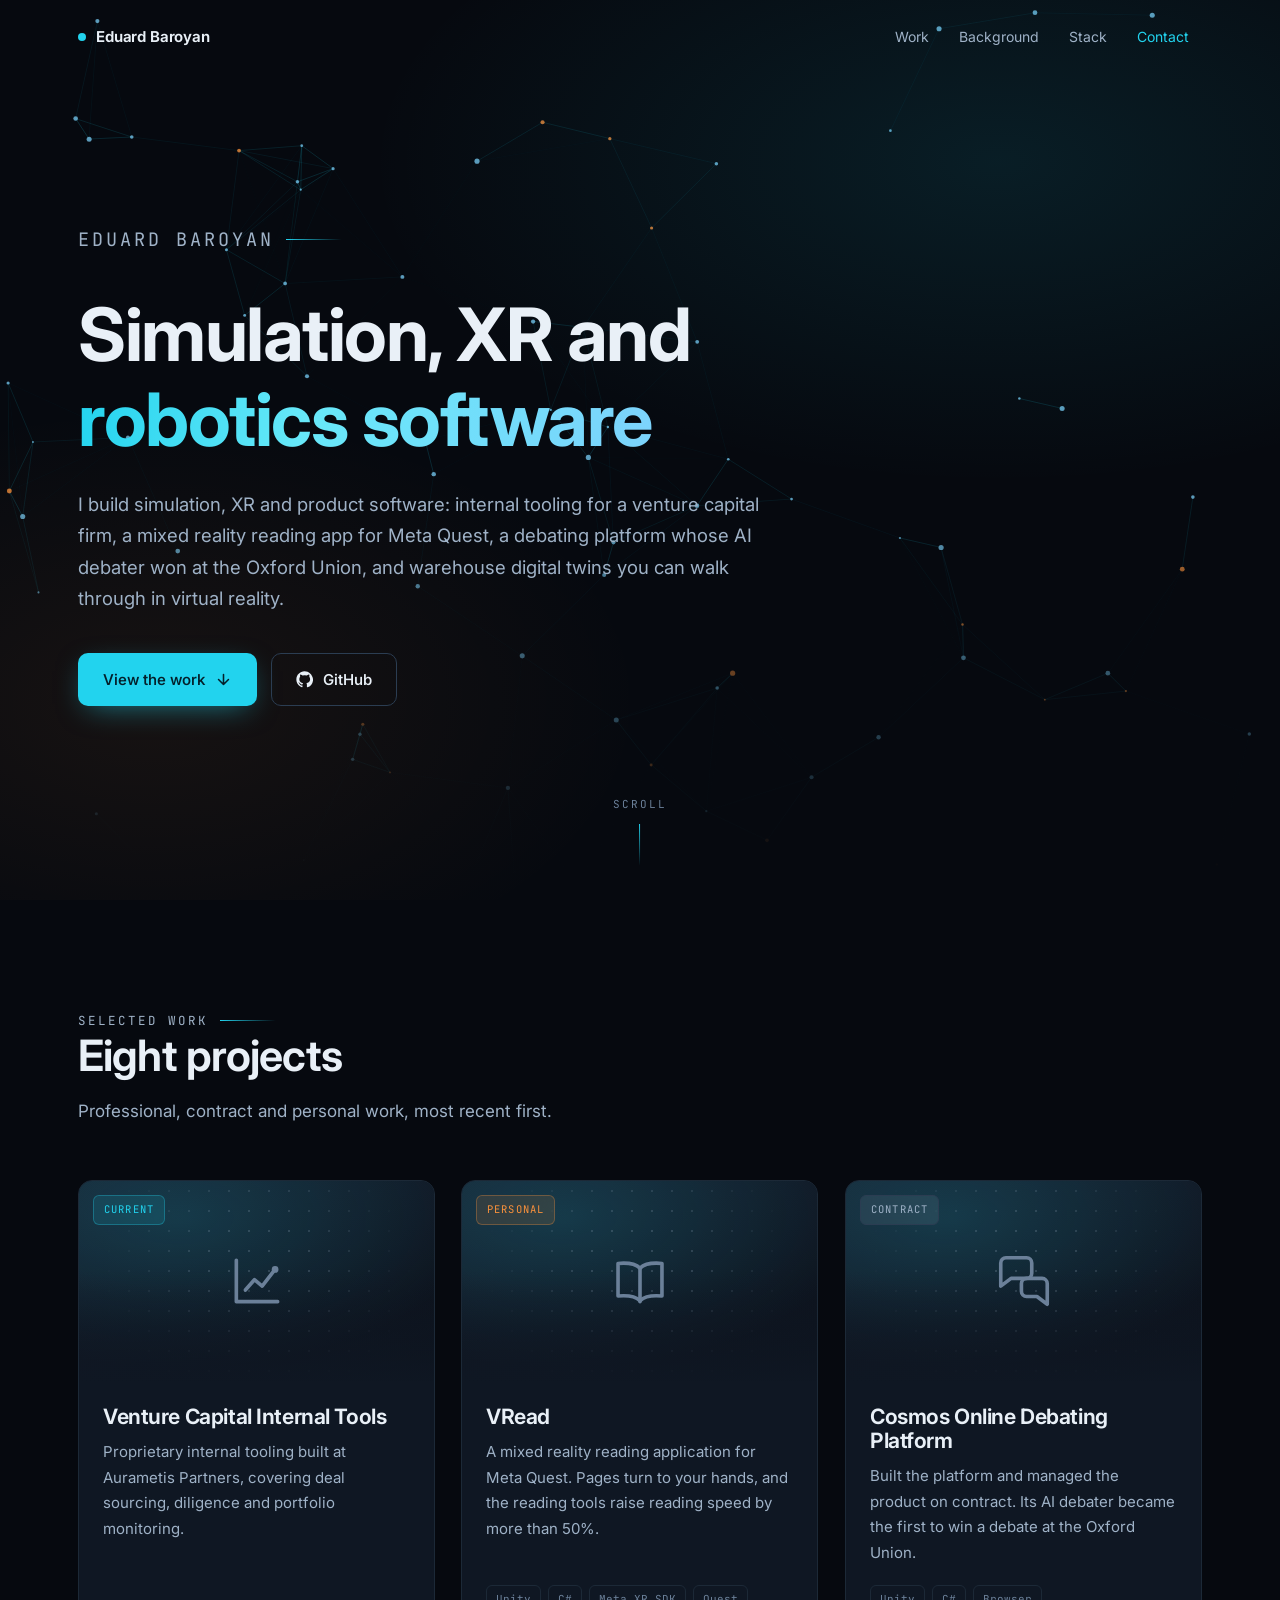
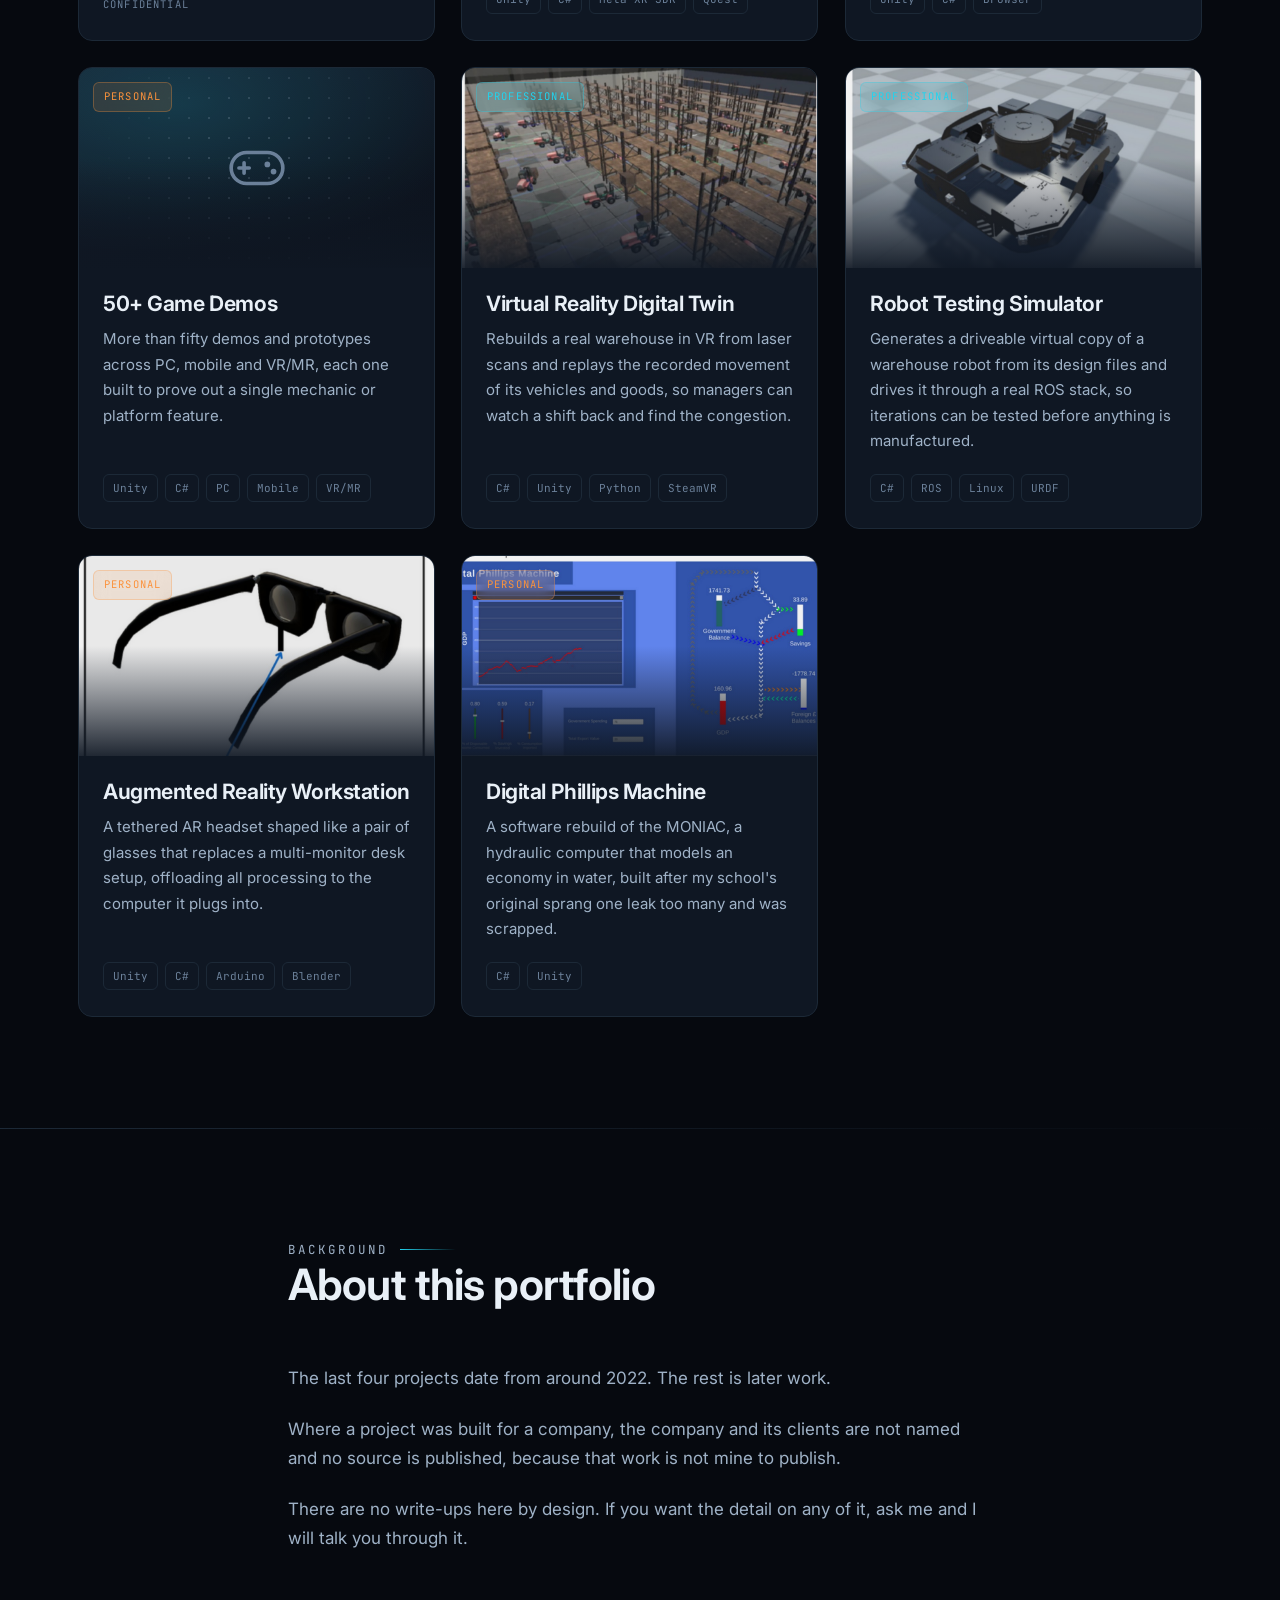
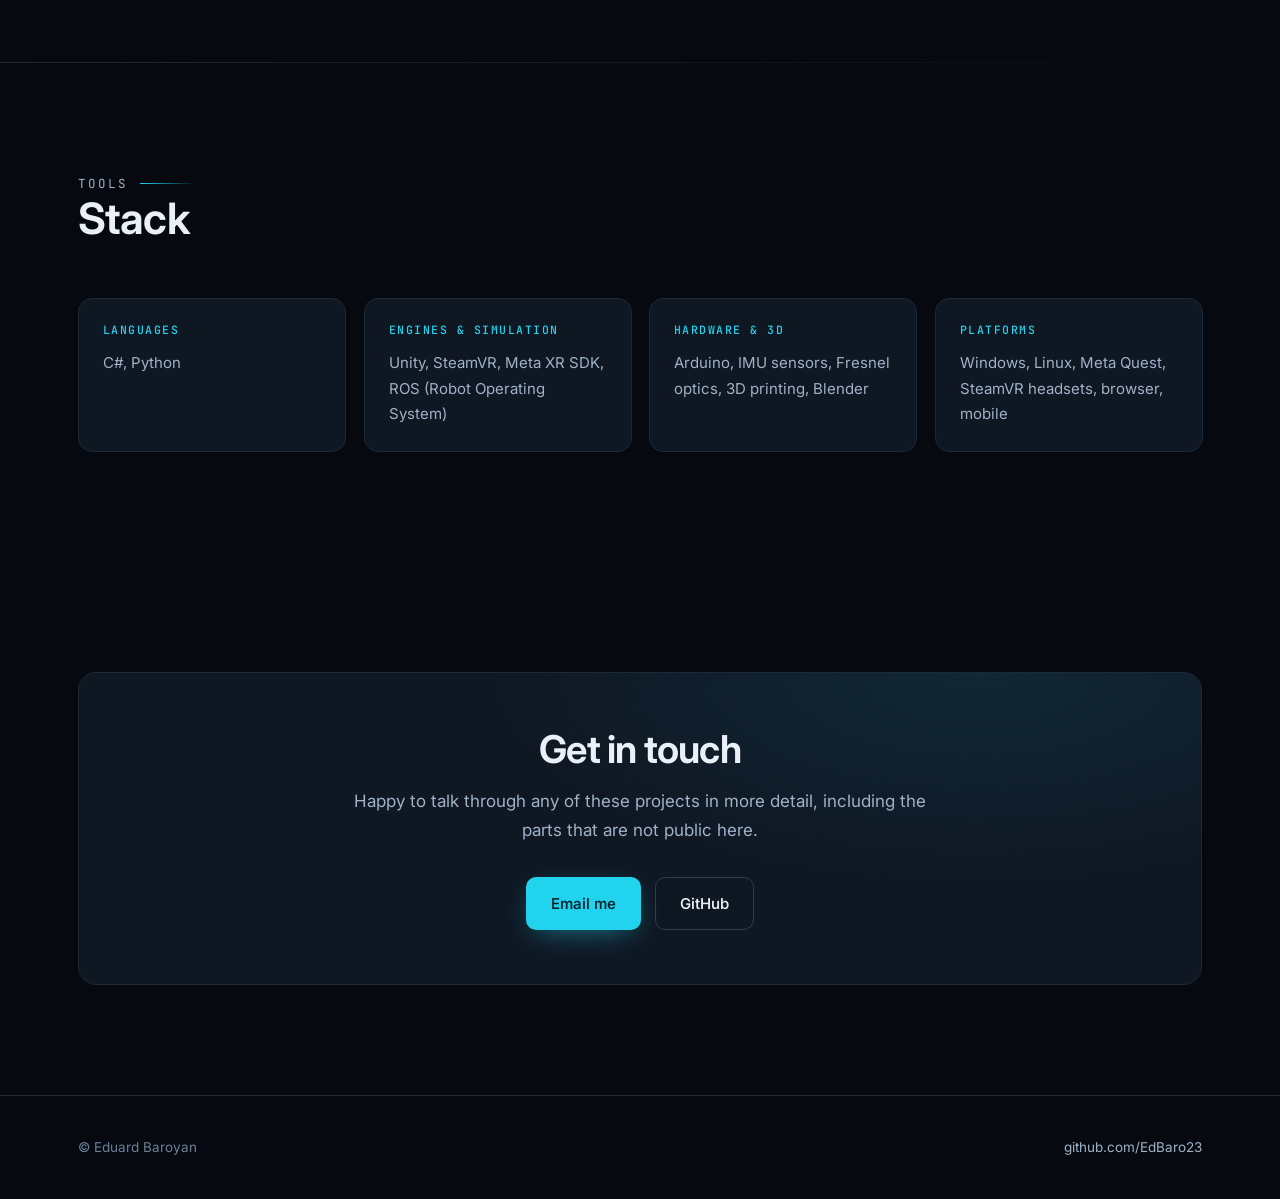
<file: index.html>
<!DOCTYPE html>
<html lang="en">
<head>
<meta charset="utf-8">
<meta name="viewport" content="width=device-width, initial-scale=1">
<script>document.documentElement.className = "js";</script>
<title>Eduard Baroyan | Engineering &amp; Software Portfolio</title>
<meta name="description" content="Simulation, XR and product software: venture capital internal tooling, a mixed reality reading app for Meta Quest, an online debating platform, warehouse digital twins in virtual reality, and a ROS robot testing simulator.">
<meta name="author" content="Eduard Baroyan">

<meta property="og:type" content="website">
<meta property="og:title" content="Eduard Baroyan | Engineering &amp; Software Portfolio">
<meta property="og:description" content="Simulation, XR and product software: venture capital internal tooling, a mixed reality reading app for Meta Quest, an online debating platform, and warehouse digital twins in virtual reality.">
<meta property="og:image" content="https://edbaro23.github.io/assets/img/vr-digital-twin/warehouse-twin.jpg">
<meta property="og:url" content="https://edbaro23.github.io/">
<meta name="twitter:card" content="summary_large_image">

<link rel="icon" href="data:image/svg+xml,%3Csvg xmlns='http://www.w3.org/2000/svg' viewBox='0 0 32 32'%3E%3Crect width='32' height='32' rx='7' fill='%2306090f'/%3E%3Ccircle cx='16' cy='16' r='6' fill='none' stroke='%2322d3ee' stroke-width='2'/%3E%3Ccircle cx='16' cy='16' r='2.4' fill='%2322d3ee'/%3E%3C/svg%3E">

<link rel="preconnect" href="https://fonts.googleapis.com">
<link rel="preconnect" href="https://fonts.gstatic.com" crossorigin>
<link href="https://fonts.googleapis.com/css2?family=Inter:wght@400;500;600;700&family=JetBrains+Mono:wght@400;500&display=swap" rel="stylesheet">
<link rel="stylesheet" href="assets/css/style.css">
</head>
<body>

<div class="progress"></div>

<nav class="nav">
  <a class="nav__brand" href="#top"><span class="nav__dot"></span> Eduard Baroyan</a>
  <div class="nav__links">
    <a href="#work">Work</a>
    <a href="#background">Background</a>
    <a href="#stack">Stack</a>
    <a href="#contact">Contact</a>
  </div>
</nav>

<header class="hero" id="top">
  <canvas id="field" aria-hidden="true"></canvas>

  <div class="shell">
    <p class="eyebrow rise d1">Eduard Baroyan</p>
    <h1 class="rise d2">Simulation, XR and <span class="grad">robotics software</span></h1>
    <p class="rise d3">
      I build simulation, XR and product software: internal tooling for a venture capital firm, a mixed
      reality reading app for Meta Quest, a debating platform whose AI debater won at the Oxford Union,
      and warehouse digital twins you can walk through in virtual reality.
    </p>
    <div class="cta-row rise d4">
      <a class="btn btn--primary" href="#work">
        View the work
        <svg viewBox="0 0 24 24" fill="none" stroke="currentColor" stroke-width="2.2" stroke-linecap="round" stroke-linejoin="round"><path d="M12 5v14M19 12l-7 7-7-7"/></svg>
      </a>
      <a class="btn btn--ghost" href="https://github.com/EdBaro23" target="_blank" rel="noopener">
        <svg viewBox="0 0 24 24" fill="currentColor"><path d="M12 .5C5.7.5.5 5.7.5 12c0 5.1 3.3 9.4 7.9 10.9.6.1.8-.2.8-.6v-2c-3.2.7-3.9-1.5-3.9-1.5-.5-1.3-1.3-1.7-1.3-1.7-1-.7.1-.7.1-.7 1.2.1 1.8 1.2 1.8 1.2 1 1.8 2.7 1.3 3.4 1 .1-.8.4-1.3.7-1.6-2.6-.3-5.3-1.3-5.3-5.7 0-1.3.5-2.3 1.2-3.1-.1-.3-.5-1.5.1-3.1 0 0 1-.3 3.3 1.2a11.4 11.4 0 0 1 6 0C17.6 4.7 18.6 5 18.6 5c.6 1.6.2 2.8.1 3.1.8.8 1.2 1.8 1.2 3.1 0 4.4-2.7 5.4-5.3 5.7.4.4.8 1.1.8 2.2v3.3c0 .4.2.7.8.6 4.6-1.5 7.9-5.8 7.9-10.9C23.5 5.7 18.3.5 12 .5z"/></svg>
        GitHub
      </a>
    </div>
  </div>

  <div class="scroll-hint" aria-hidden="true">Scroll<span></span></div>
</header>

<main>

<section id="work">
  <div class="shell">
    <div class="section-head reveal">
      <p class="eyebrow">Selected work</p>
      <h2>Eight projects</h2>
      <p>
        Professional, contract and personal work, most recent first.
      </p>
    </div>

    <div class="grid">

      <div class="card reveal">
        <div class="card__media card__media--glyph">
          <span class="tag tag--pro">Current</span>
          <svg viewBox="0 0 24 24" fill="none" stroke="currentColor" stroke-width="1.4" stroke-linecap="round" stroke-linejoin="round" aria-hidden="true">
            <path d="M4 4v16h16"/>
            <path d="M7.5 15.5l3.5-4 3 2.5 5-6.5"/>
            <circle cx="19" cy="7.5" r="1.3" fill="currentColor" stroke="none"/>
          </svg>
        </div>
        <div class="card__body">
          <h3>Venture Capital Internal Tools</h3>
          <p>
            Proprietary internal tooling built at Aurametis Partners, covering deal sourcing, diligence
            and portfolio monitoring.
          </p>
          <div class="stack-row">
            <span class="card__note">Confidential</span>
          </div>
        </div>
      </div>

      <div class="card reveal" data-delay="90">
        <div class="card__media card__media--glyph">
          <span class="tag tag--personal">Personal</span>
          <svg viewBox="0 0 24 24" fill="none" stroke="currentColor" stroke-width="1.4" stroke-linecap="round" stroke-linejoin="round" aria-hidden="true">
            <path d="M12 7v13"/>
            <path d="M12 7C10.3 5.4 7.7 4.8 3.5 5.2v12.6c4.2-.4 6.8.2 8.5 1.8"/>
            <path d="M12 7c1.7-1.6 4.3-2.2 8.5-1.8v12.6c-4.2-.4-6.8.2-8.5 1.8"/>
          </svg>
        </div>
        <div class="card__body">
          <h3>VRead</h3>
          <p>
            A mixed reality reading application for Meta Quest. Pages turn to your hands, and the reading
            tools raise reading speed by more than 50%.
          </p>
          <div class="stack-row">
            <span class="chip">Unity</span><span class="chip">C#</span><span class="chip">Meta XR SDK</span><span class="chip">Quest</span>
          </div>
        </div>
      </div>

      <div class="card reveal">
        <div class="card__media card__media--glyph">
          <span class="tag tag--contract">Contract</span>
          <svg viewBox="0 0 24 24" fill="none" stroke="currentColor" stroke-width="1.4" stroke-linecap="round" stroke-linejoin="round" aria-hidden="true">
            <path d="M3 5a2 2 0 0 1 2-2h8a2 2 0 0 1 2 2v4a2 2 0 0 1-2 2H7l-4 3V5z"/>
            <path d="M21 13a2 2 0 0 0-2-2h-6a2 2 0 0 0-2 2v3a2 2 0 0 0 2 2h4l4 3v-8z"/>
          </svg>
        </div>
        <div class="card__body">
          <h3>Cosmos Online Debating Platform</h3>
          <p>
            Built the platform and managed the product on contract. Its AI debater became the first to win
            a debate at the Oxford Union.
          </p>
          <div class="stack-row">
            <span class="chip">Unity</span><span class="chip">C#</span><span class="chip">Browser</span>
          </div>
        </div>
      </div>

      <div class="card reveal" data-delay="90">
        <div class="card__media card__media--glyph">
          <span class="tag tag--personal">Personal</span>
          <svg viewBox="0 0 24 24" fill="none" stroke="currentColor" stroke-width="1.4" stroke-linecap="round" stroke-linejoin="round" aria-hidden="true">
            <rect x="2" y="6" width="20" height="12" rx="6"/>
            <path d="M7 10v4M5 12h4"/>
            <circle cx="16" cy="10.6" r="1.1" fill="currentColor" stroke="none"/>
            <circle cx="18.4" cy="13.4" r="1.1" fill="currentColor" stroke="none"/>
          </svg>
        </div>
        <div class="card__body">
          <h3>50+ Game Demos</h3>
          <p>
            More than fifty demos and prototypes across PC, mobile and VR/MR, each one built to prove out a
            single mechanic or platform feature.
          </p>
          <div class="stack-row">
            <span class="chip">Unity</span><span class="chip">C#</span><span class="chip">PC</span><span class="chip">Mobile</span><span class="chip">VR/MR</span>
          </div>
        </div>
      </div>

      <div class="card reveal">
        <div class="card__media">
          <span class="tag tag--pro">Professional</span>
          <img src="assets/img/vr-digital-twin/warehouse-twin.jpg" alt="Warehouse vehicles moving through the digital twin" loading="lazy" width="1101" height="709">
        </div>
        <div class="card__body">
          <h3>Virtual Reality Digital Twin</h3>
          <p>
            Rebuilds a real warehouse in VR from laser scans and replays the recorded movement of its
            vehicles and goods, so managers can watch a shift back and find the congestion.
          </p>
          <div class="stack-row">
            <span class="chip">C#</span><span class="chip">Unity</span><span class="chip">Python</span><span class="chip">SteamVR</span>
          </div>
        </div>
      </div>

      <div class="card reveal" data-delay="90">
        <div class="card__media">
          <span class="tag tag--pro">Professional</span>
          <img src="assets/img/robot-testing-simulator/robot-model.jpg" alt="A simulated warehouse robot" loading="lazy" width="1106" height="776">
        </div>
        <div class="card__body">
          <h3>Robot Testing Simulator</h3>
          <p>
            Generates a driveable virtual copy of a warehouse robot from its design files and drives it
            through a real ROS stack, so iterations can be tested before anything is manufactured.
          </p>
          <div class="stack-row">
            <span class="chip">C#</span><span class="chip">ROS</span><span class="chip">Linux</span><span class="chip">URDF</span>
          </div>
        </div>
      </div>

      <div class="card reveal">
        <div class="card__media">
          <span class="tag tag--personal">Personal</span>
          <img src="assets/img/ar-workstation/headset-render-angled.jpg" alt="Render of the augmented reality glasses" loading="lazy" width="1092" height="688">
        </div>
        <div class="card__body">
          <h3>Augmented Reality Workstation</h3>
          <p>
            A tethered AR headset shaped like a pair of glasses that replaces a multi-monitor desk setup,
            offloading all processing to the computer it plugs into.
          </p>
          <div class="stack-row">
            <span class="chip">Unity</span><span class="chip">C#</span><span class="chip">Arduino</span><span class="chip">Blender</span>
          </div>
        </div>
      </div>

      <div class="card reveal" data-delay="90">
        <div class="card__media">
          <span class="tag tag--personal">Personal</span>
          <img src="assets/img/digital-phillips-machine/app.jpg" alt="The Digital Phillips Machine application" loading="lazy" width="1400" height="676">
        </div>
        <div class="card__body">
          <h3>Digital Phillips Machine</h3>
          <p>
            A software rebuild of the MONIAC, a hydraulic computer that models an economy in water,
            built after my school's original sprang one leak too many and was scrapped.
          </p>
          <div class="stack-row">
            <span class="chip">C#</span><span class="chip">Unity</span>
          </div>
        </div>
      </div>

    </div>
  </div>
</section>

<hr class="rule">

<section id="background">
  <div class="shell narrow">
    <div class="section-head reveal">
      <p class="eyebrow">Background</p>
      <h2>About this portfolio</h2>
    </div>
    <div class="prose reveal">
      <p>
        The last four projects date from around 2022. The rest is later work.
      </p>
      <p>
        Where a project was built for a company, the company and its clients are not named and no source
        is published, because that work is not mine to publish.
      </p>
      <p>
        There are no write-ups here by design. If you want the detail on any of it, ask me and I will
        talk you through it.
      </p>
    </div>
  </div>
</section>

<hr class="rule">

<section id="stack">
  <div class="shell">
    <div class="section-head reveal">
      <p class="eyebrow">Tools</p>
      <h2>Stack</h2>
    </div>
    <div class="stack-grid">
      <div class="stack-card reveal"><h4>Languages</h4><p>C#, Python</p></div>
      <div class="stack-card reveal" data-delay="70"><h4>Engines &amp; simulation</h4><p>Unity, SteamVR, Meta XR SDK, ROS (Robot Operating System)</p></div>
      <div class="stack-card reveal" data-delay="140"><h4>Hardware &amp; 3D</h4><p>Arduino, IMU sensors, Fresnel optics, 3D printing, Blender</p></div>
      <div class="stack-card reveal" data-delay="210"><h4>Platforms</h4><p>Windows, Linux, Meta Quest, SteamVR headsets, browser, mobile</p></div>
    </div>
  </div>
</section>

<section id="contact">
  <div class="shell">
    <div class="contact-box reveal">
      <h2>Get in touch</h2>
      <p>
        Happy to talk through any of these projects in more detail, including the parts that are not
        public here.
      </p>
      <div class="cta-row">
        <a class="btn btn--primary" href="mailto:eduardbaro4@gmail.com">Email me</a>
        <a class="btn btn--ghost" href="https://github.com/EdBaro23" target="_blank" rel="noopener">GitHub</a>
      </div>
    </div>
  </div>
</section>

</main>

<footer>
  <div class="shell">
    <div class="foot-row">
      <span>&copy; Eduard Baroyan</span>
      <span><a href="https://github.com/EdBaro23">github.com/EdBaro23</a></span>
    </div>
  </div>
</footer>

<script src="assets/js/main.js"></script>
</body>
</html>
</file>
<file: assets/css/style.css>
/* ============================================================
   Eduard Baroyan — engineering portfolio
   ============================================================ */

:root {
  --bg: #06090f;
  --bg-soft: #0a0f18;
  --surface: #0f1723;
  --surface-hi: #16202f;
  --border: #1c2937;
  --border-hi: #2b3d52;

  --text: #e9f0f7;
  --text-dim: #9fb2c7;
  --text-faint: #6b8099;

  --accent: #22d3ee;
  --accent-deep: #0891b2;
  --accent-soft: rgba(34, 211, 238, 0.12);
  --warm: #fb923c;
  --warm-soft: rgba(251, 146, 60, 0.12);

  --font: "Inter", -apple-system, BlinkMacSystemFont, "Segoe UI", Roboto, sans-serif;
  --mono: "JetBrains Mono", ui-monospace, SFMono-Regular, Menlo, monospace;

  --shell: 1180px;
  --radius: 14px;
  --ease: cubic-bezier(0.22, 1, 0.36, 1);
}

*,
*::before,
*::after { box-sizing: border-box; }

html {
  scroll-behavior: smooth;
  scroll-padding-top: 90px;
  -webkit-text-size-adjust: 100%;
}

body {
  margin: 0;
  background: var(--bg);
  color: var(--text);
  font-family: var(--font);
  font-size: 17px;
  line-height: 1.7;
  -webkit-font-smoothing: antialiased;
  overflow-x: hidden;
}

img { max-width: 100%; display: block; }
a { color: var(--accent); text-decoration: none; }

h1, h2, h3, h4 {
  line-height: 1.15;
  letter-spacing: -0.02em;
  margin: 0;
  font-weight: 650;
}

::selection { background: var(--accent); color: #04202a; }

.shell {
  width: 100%;
  max-width: var(--shell);
  margin: 0 auto;
  padding: 0 28px;
}

.narrow { max-width: 760px; }

/* ---------- scroll progress ---------- */

.progress {
  position: fixed;
  inset: 0 auto auto 0;
  height: 2px;
  width: 100%;
  transform: scaleX(0);
  transform-origin: 0 50%;
  background: linear-gradient(90deg, var(--accent-deep), var(--accent));
  z-index: 100;
}

/* ---------- navigation ---------- */

.nav {
  position: fixed;
  top: 0;
  left: 0;
  right: 0;
  z-index: 90;
  display: flex;
  align-items: center;
  justify-content: space-between;
  gap: 24px;
  padding: 18px 28px;
  max-width: var(--shell);
  margin: 0 auto;
  transition: transform 0.4s var(--ease), background 0.3s, border-color 0.3s, padding 0.3s;
}

.nav::before {
  content: "";
  position: fixed;
  inset: 0 0 auto 0;
  height: 72px;
  background: rgba(6, 9, 15, 0.72);
  backdrop-filter: blur(14px);
  -webkit-backdrop-filter: blur(14px);
  border-bottom: 1px solid transparent;
  opacity: 0;
  transition: opacity 0.35s, border-color 0.35s;
  z-index: -1;
}

.nav.stuck::before { opacity: 1; border-bottom-color: var(--border); }

.nav__brand {
  font-weight: 650;
  color: var(--text);
  letter-spacing: -0.01em;
  font-size: 15px;
  display: flex;
  align-items: center;
  gap: 10px;
}

.nav__dot {
  width: 8px;
  height: 8px;
  border-radius: 50%;
  background: var(--accent);
  box-shadow: 0 0 0 0 var(--accent-soft);
  animation: pulse 2.8s infinite;
}

@keyframes pulse {
  0%   { box-shadow: 0 0 0 0 rgba(34, 211, 238, 0.5); }
  70%  { box-shadow: 0 0 0 10px rgba(34, 211, 238, 0); }
  100% { box-shadow: 0 0 0 0 rgba(34, 211, 238, 0); }
}

.nav__links {
  display: flex;
  align-items: center;
  gap: 4px;
  font-size: 14px;
}

.nav__links a {
  color: var(--text-dim);
  padding: 7px 13px;
  border-radius: 8px;
  transition: color 0.2s, background 0.2s;
  position: relative;
}

.nav__links a:hover { color: var(--text); background: var(--surface); }
.nav__links a.active { color: var(--accent); }

/* ---------- hero ---------- */

.hero {
  position: relative;
  min-height: 100svh;
  display: flex;
  align-items: center;
  padding: 120px 0 90px;
  overflow: hidden;
}

#field {
  position: absolute;
  inset: 0;
  width: 100%;
  height: 100%;
  z-index: 0;
}

.hero::after {
  content: "";
  position: absolute;
  inset: 0;
  z-index: 1;
  pointer-events: none;
  background:
    radial-gradient(900px 460px at 78% 18%, rgba(34, 211, 238, 0.10), transparent 70%),
    radial-gradient(700px 420px at 12% 78%, rgba(251, 146, 60, 0.07), transparent 70%),
    linear-gradient(180deg, transparent 55%, var(--bg) 97%);
}

.hero .shell { position: relative; z-index: 2; }

.eyebrow {
  font-family: var(--mono);
  font-size: 12.5px;
  letter-spacing: 0.16em;
  text-transform: uppercase;
  color: var(--accent);
  margin: 0 0 22px;
  display: flex;
  align-items: center;
  gap: 12px;
}

.eyebrow::after {
  content: "";
  height: 1px;
  width: 56px;
  background: linear-gradient(90deg, var(--accent), transparent);
}

.hero h1 {
  font-size: clamp(2.6rem, 6.4vw, 4.6rem);
  font-weight: 700;
  max-width: 15ch;
  margin-bottom: 26px;
}

.hero h1 .grad {
  background: linear-gradient(100deg, var(--accent) 0%, #67e8f9 40%, #7dd3fc 100%);
  -webkit-background-clip: text;
  background-clip: text;
  -webkit-text-fill-color: transparent;
}

.hero p {
  font-size: clamp(1rem, 1.7vw, 1.16rem);
  color: var(--text-dim);
  max-width: 60ch;
  margin: 0 0 38px;
}

.cta-row { display: flex; flex-wrap: wrap; gap: 14px; align-items: center; }

.btn {
  display: inline-flex;
  align-items: center;
  gap: 10px;
  padding: 13px 24px;
  border-radius: 10px;
  font-size: 15px;
  font-weight: 550;
  border: 1px solid transparent;
  transition: transform 0.25s var(--ease), background 0.25s, border-color 0.25s, box-shadow 0.25s;
}

.btn--primary {
  background: var(--accent);
  color: #04202a;
  box-shadow: 0 8px 30px -10px rgba(34, 211, 238, 0.6);
}

.btn--primary:hover { transform: translateY(-2px); box-shadow: 0 14px 40px -12px rgba(34, 211, 238, 0.75); }

.btn--ghost { border-color: var(--border-hi); color: var(--text); }
.btn--ghost:hover { border-color: var(--accent); color: var(--accent); transform: translateY(-2px); }

.btn svg { width: 17px; height: 17px; }

/* scroll hint */

.scroll-hint {
  position: absolute;
  left: 50%;
  bottom: 34px;
  transform: translateX(-50%);
  z-index: 2;
  font-family: var(--mono);
  font-size: 11px;
  letter-spacing: 0.18em;
  text-transform: uppercase;
  color: var(--text-faint);
  display: flex;
  flex-direction: column;
  align-items: center;
  gap: 10px;
}

.scroll-hint span {
  width: 1px;
  height: 42px;
  background: linear-gradient(180deg, var(--accent), transparent);
  animation: drop 2.2s infinite;
}

@keyframes drop {
  0%   { transform: scaleY(0); transform-origin: top; }
  45%  { transform: scaleY(1); transform-origin: top; }
  55%  { transform: scaleY(1); transform-origin: bottom; }
  100% { transform: scaleY(0); transform-origin: bottom; }
}

/* ---------- sections ---------- */

section { padding: 110px 0; position: relative; }

.section-head { margin-bottom: 54px; }

.section-head h2 {
  font-size: clamp(1.9rem, 3.6vw, 2.7rem);
  margin-bottom: 16px;
}

.section-head p {
  color: var(--text-dim);
  max-width: 62ch;
  margin: 0;
}

.rule {
  height: 1px;
  background: linear-gradient(90deg, var(--border), transparent);
  border: 0;
  margin: 0;
}

/* ---------- project cards ---------- */

.grid {
  display: grid;
  grid-template-columns: repeat(auto-fit, minmax(340px, 1fr));
  gap: 26px;
}

/* Cards are presentational: there are no project pages behind them, so nothing
   here should behave or read as clickable. */

.card {
  position: relative;
  display: flex;
  flex-direction: column;
  background: var(--surface);
  border: 1px solid var(--border);
  border-radius: var(--radius);
  overflow: hidden;
  color: inherit;
}

.card__media {
  position: relative;
  aspect-ratio: 16 / 9;
  overflow: hidden;
  background: var(--bg-soft);
}

.card__media img {
  width: 100%;
  height: 100%;
  object-fit: cover;
  filter: saturate(1) brightness(0.95);
}

.card__media::after {
  content: "";
  position: absolute;
  inset: 0;
  background: linear-gradient(180deg, transparent 45%, rgba(15, 23, 35, 0.92) 100%);
}

.tag {
  position: absolute;
  top: 14px;
  left: 14px;
  z-index: 2;
  font-family: var(--mono);
  font-size: 10.5px;
  letter-spacing: 0.11em;
  text-transform: uppercase;
  padding: 5px 10px;
  border-radius: 6px;
  backdrop-filter: blur(8px);
  -webkit-backdrop-filter: blur(8px);
}

.tag--pro { background: var(--accent-soft); color: var(--accent); border: 1px solid rgba(34, 211, 238, 0.3); }
.tag--personal { background: var(--warm-soft); color: var(--warm); border: 1px solid rgba(251, 146, 60, 0.3); }
.tag--contract { background: rgba(159, 178, 199, 0.12); color: var(--text-dim); border: 1px solid var(--border-hi); }

/* Projects with no figure to show get a drawn panel instead of a photograph. */

.card__media--glyph {
  display: grid;
  place-items: center;
  background:
    radial-gradient(420px 210px at 28% 18%, rgba(34, 211, 238, 0.16), transparent 72%),
    linear-gradient(158deg, var(--surface-hi), var(--bg-soft));
}

.card__media--glyph::before {
  content: "";
  position: absolute;
  inset: 0;
  background-image: radial-gradient(rgba(159, 178, 199, 0.22) 1px, transparent 1px);
  background-size: 20px 20px;
  -webkit-mask-image: radial-gradient(circle at 50% 45%, #000 25%, transparent 76%);
  mask-image: radial-gradient(circle at 50% 45%, #000 25%, transparent 76%);
}

.card__media--glyph svg {
  position: relative;
  z-index: 1;
  width: 62px;
  height: 62px;
  color: var(--text-faint);
}

.card__note {
  font-family: var(--mono);
  font-size: 10.5px;
  letter-spacing: 0.11em;
  text-transform: uppercase;
  color: var(--text-faint);
}

.card__body { padding: 24px 24px 26px; display: flex; flex-direction: column; flex: 1; }

.card__body h3 {
  font-size: 1.32rem;
  margin-bottom: 10px;
}

.card__body p {
  color: var(--text-dim);
  font-size: 15px;
  margin: 0 0 20px;
  flex: 1;
}

.stack-row { display: flex; flex-wrap: wrap; gap: 7px; }

.chip {
  font-family: var(--mono);
  font-size: 11px;
  color: var(--text-faint);
  border: 1px solid var(--border);
  border-radius: 6px;
  padding: 4px 9px;
}

/* ---------- stack table ---------- */

.stack-grid {
  display: grid;
  grid-template-columns: repeat(auto-fit, minmax(250px, 1fr));
  gap: 18px;
}

.stack-card {
  background: var(--surface);
  border: 1px solid var(--border);
  border-radius: var(--radius);
  padding: 24px;
  transition: border-color 0.3s, transform 0.4s var(--ease);
}

.stack-card:hover { border-color: var(--border-hi); transform: translateY(-4px); }

.stack-card h4 {
  font-family: var(--mono);
  font-size: 11.5px;
  letter-spacing: 0.13em;
  text-transform: uppercase;
  color: var(--accent);
  margin-bottom: 14px;
  font-weight: 500;
}

.stack-card p { margin: 0; color: var(--text-dim); font-size: 15px; }

/* ---------- prose ---------- */

.prose { max-width: 760px; }
.prose > * + * { margin-top: 22px; }
.prose p { color: var(--text-dim); margin-bottom: 0; }
.prose strong { color: var(--text); font-weight: 600; }

/* ---------- contact ---------- */

.contact-box {
  border: 1px solid var(--border);
  border-radius: 18px;
  padding: 54px 44px;
  background:
    radial-gradient(700px 300px at 80% 0%, rgba(34, 211, 238, 0.09), transparent 70%),
    var(--surface);
  text-align: center;
}

.contact-box h2 { font-size: clamp(1.7rem, 3.4vw, 2.4rem); margin-bottom: 16px; }
.contact-box p { color: var(--text-dim); max-width: 52ch; margin: 0 auto 32px; }
.contact-box .cta-row { justify-content: center; }

/* ---------- footer ---------- */

footer {
  border-top: 1px solid var(--border);
  padding: 40px 0;
  color: var(--text-faint);
  font-size: 13.5px;
}

.foot-row { display: flex; flex-wrap: wrap; gap: 16px; justify-content: space-between; align-items: center; }
footer a { color: var(--text-dim); }
footer a:hover { color: var(--accent); }

/* ---------- reveal on scroll ----------
   Only hidden when scripting is available, so the page is fully readable if the
   script fails to load or the observer never fires. */

.js .reveal {
  opacity: 0;
  transform: translateY(26px);
  transition: opacity 0.8s var(--ease), transform 0.8s var(--ease);
  will-change: opacity, transform;
}

.js .reveal.in { opacity: 1; transform: none; }

/* hero intro stagger */

.rise { opacity: 0; transform: translateY(20px); animation: rise 0.9s var(--ease) forwards; }

@keyframes rise { to { opacity: 1; transform: none; } }

.d1 { animation-delay: 0.05s; }
.d2 { animation-delay: 0.16s; }
.d3 { animation-delay: 0.27s; }
.d4 { animation-delay: 0.38s; }
.d5 { animation-delay: 0.5s; }

/* ---------- responsive ---------- */

/* the scroll cue only has room on a reasonably tall window */
@media (max-height: 780px) {
  .scroll-hint { display: none; }
}

@media (max-width: 680px) {
  body { font-size: 16px; }
  section { padding: 78px 0; }
  .shell { padding: 0 20px; }
  .nav { padding: 14px 20px; }
  .nav__links { display: none; }
  .contact-box { padding: 40px 24px; }
}

/* ---------- motion preferences ---------- */

@media (prefers-reduced-motion: reduce) {
  html { scroll-behavior: auto; }
  *, *::before, *::after {
    animation-duration: 0.001s !important;
    animation-iteration-count: 1 !important;
    transition-duration: 0.001s !important;
  }
  .js .reveal { opacity: 1; transform: none; }
  .rise { opacity: 1; transform: none; }
}
</file>
